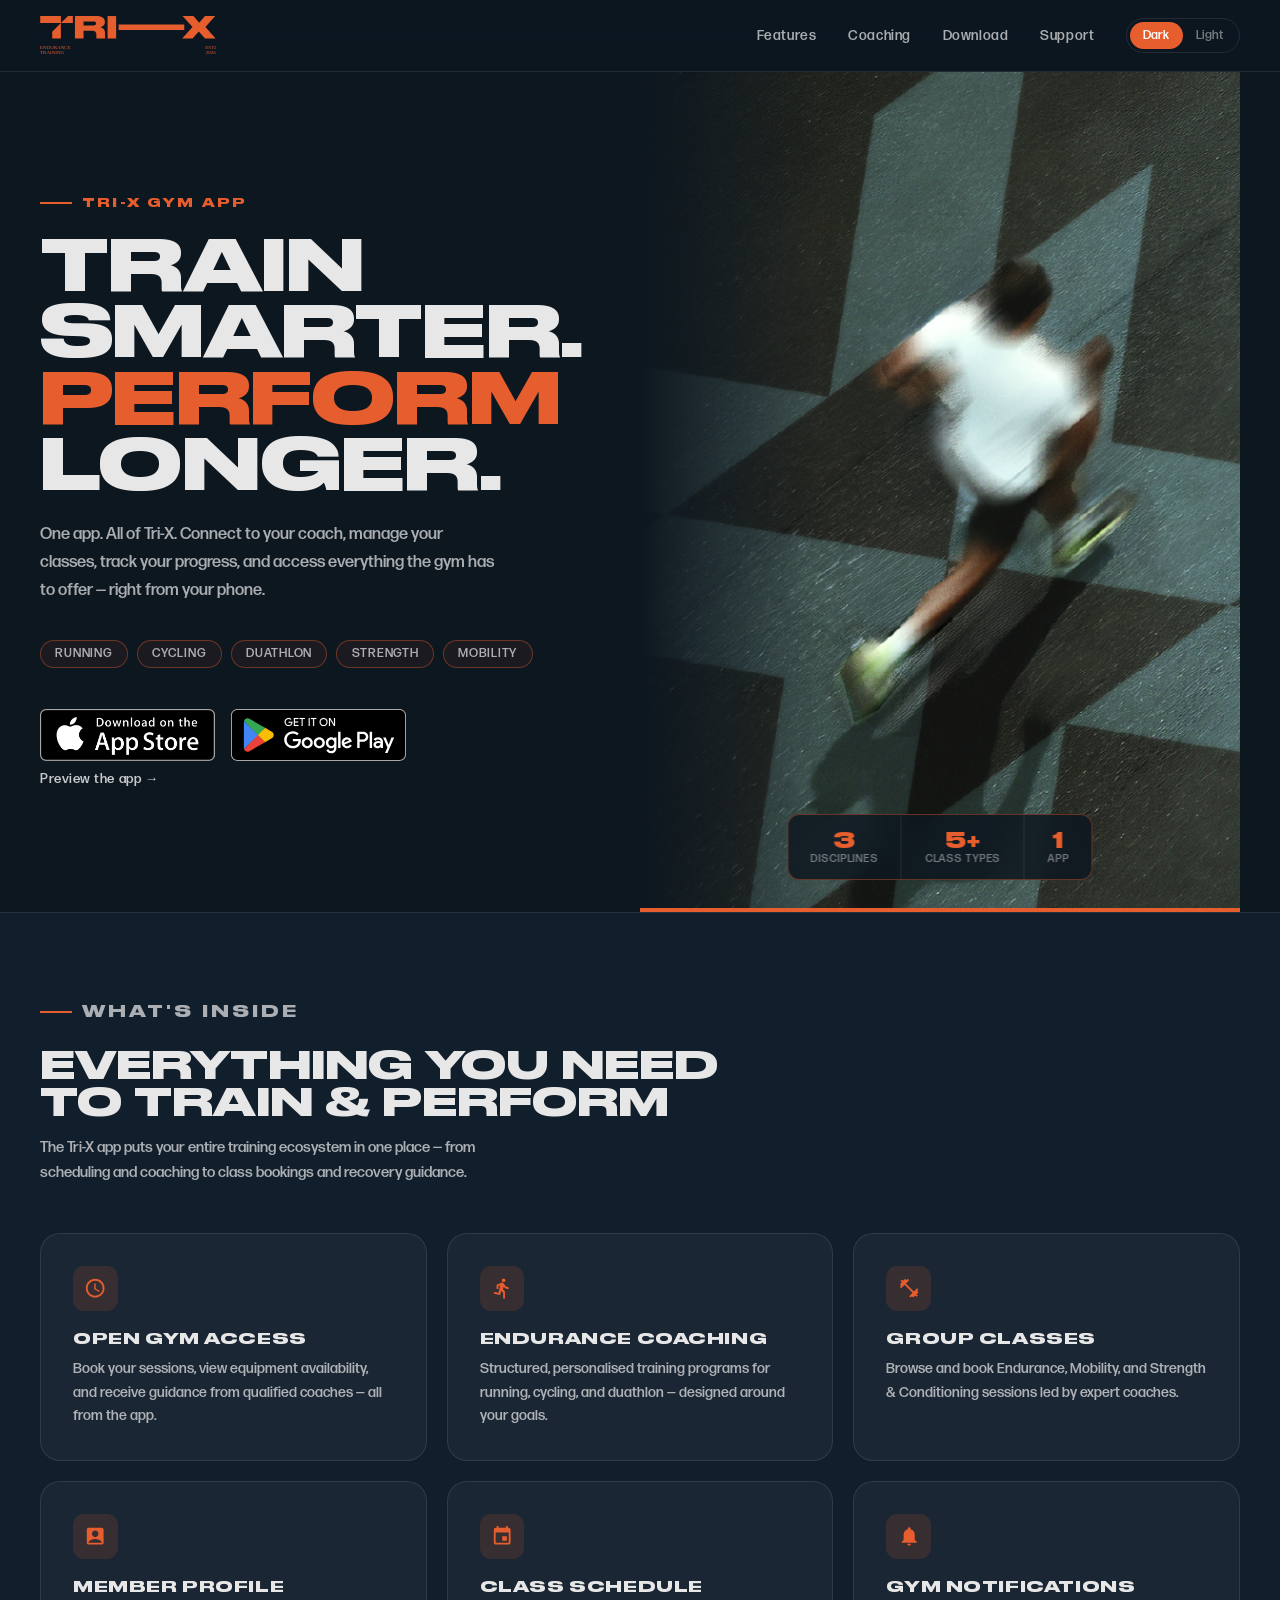
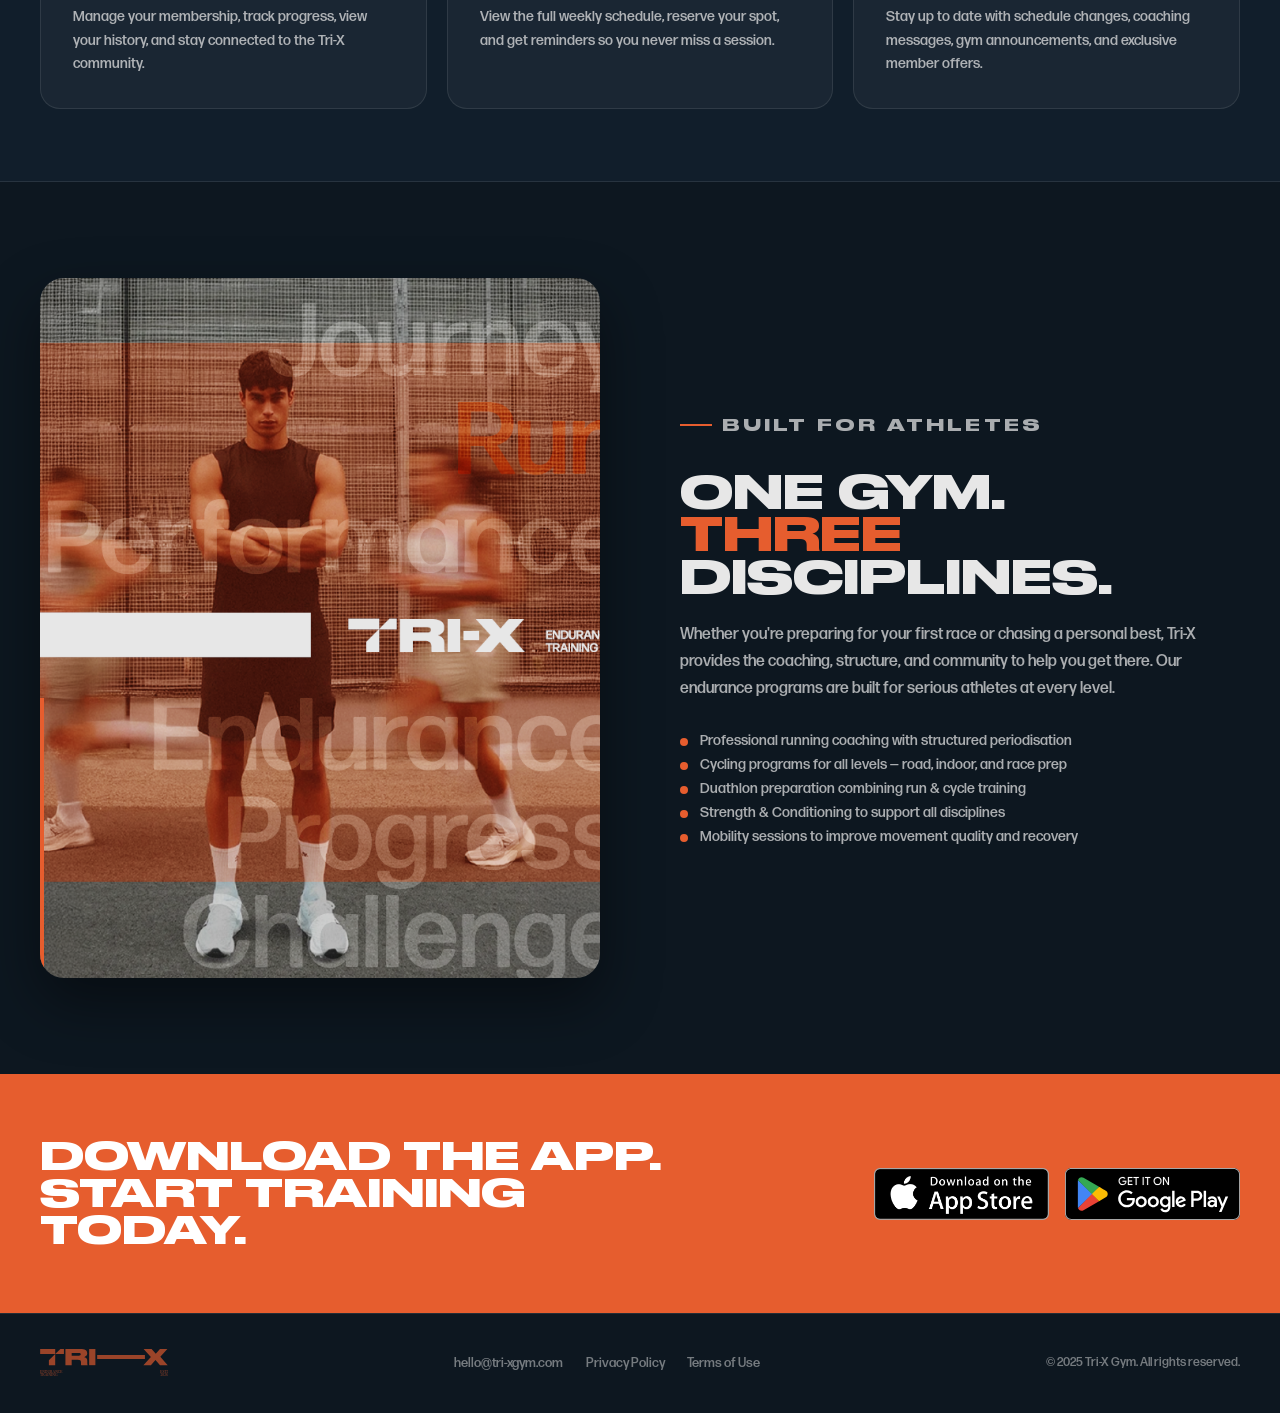
<file: index.html>
<!DOCTYPE html>
<html lang="en">
<head>
  <meta charset="UTF-8" />
  <meta name="viewport" content="width=device-width, initial-scale=1.0" />
  <title>Tri-X Gym — Train. Perform. Recover.</title>
  <meta name="description" content="Tri-X Gym is a modern fitness and endurance training facility offering coaching, group classes, and performance programs for all levels." />
  <link rel="preload" href="assets/fonts/DrukWideBold.ttf" as="font" type="font/ttf" crossorigin />
  <link rel="preload" href="assets/fonts/FormaDJRDeck-Medium.otf" as="font" type="font/otf" crossorigin />
  <link rel="stylesheet" href="styles.css" />
</head>
<body>

  <!-- ── HEADER ── -->
  <header class="site-header">
    <div class="wrap header-inner">
      <a href="#top" aria-label="Tri-X Gym home">
        <img class="brand-logo" src="assets/images/tri-x-logo.svg" alt="Tri-X Gym" />
      </a>
      <div class="header-right">
        <nav class="site-nav" aria-label="Primary">
          <a href="#features">Features</a>
          <a href="#performance">Coaching</a>
          <a href="#download">Download</a>
          <a href="#support">Support</a>
        </nav>
        <div class="theme-switch" aria-label="Toggle theme">
          <button class="theme-btn is-active" type="button" data-theme="dark">Dark</button>
          <button class="theme-btn" type="button" data-theme="light">Light</button>
        </div>
      </div>
    </div>
  </header>

  <main id="top">

    <!-- ── HERO ── -->
    <section class="hero wrap">
      <div class="hero-content">
        <p class="eyebrow">Tri-X Gym App</p>
        <h1>Train Smarter.<br /><em>Perform</em><br />Longer.</h1>
        <p class="hero-body">
          One app. All of Tri-X. Connect to your coach, manage your classes,
          track your progress, and access everything the gym has to offer —
          right from your phone.
        </p>

        <div class="tags">
          <span class="tag">Running</span>
          <span class="tag">Cycling</span>
          <span class="tag">Duathlon</span>
          <span class="tag">Strength</span>
          <span class="tag">Mobility</span>
        </div>

        <div class="store-row" id="download">
          <a class="store-badge-link" href="https://apps.apple.com/" target="_blank" rel="noreferrer" aria-label="Download on the App Store">
            <img class="store-badge-svg" src="assets/images/badge-app-store.webp" alt="Download on the App Store" />
          </a>

          <a class="store-badge-link" href="https://play.google.com/store" target="_blank" rel="noreferrer" aria-label="Get it on Google Play">
            <img class="store-badge-svg" src="assets/images/badge-google-play.svg" alt="Get it on Google Play" />
          </a>
        </div>
        <a class="demo-link" href="/app.html" target="_blank" rel="noreferrer">Preview the app →</a>
      </div>

      <div class="hero-image">
        <img src="assets/images/hero-runner.png" alt="Athlete training at Tri-X Gym" />
        <div class="hero-stats">
          <div class="stat">
            <span class="stat-num">3</span>
            <span class="stat-label">Disciplines</span>
          </div>
          <div class="stat">
            <span class="stat-num">5+</span>
            <span class="stat-label">Class Types</span>
          </div>
          <div class="stat">
            <span class="stat-num">1</span>
            <span class="stat-label">App</span>
          </div>
        </div>
      </div>
    </section>

    <!-- ── FEATURES ── -->
    <section class="features-band" id="features">
      <div class="wrap">
        <div class="section-header">
          <p class="eyebrow">What's Inside</p>
          <h2>Everything You Need<br />to Train & Perform</h2>
          <p>The Tri-X app puts your entire training ecosystem in one place — from scheduling and coaching to class bookings and recovery guidance.</p>
        </div>

        <div class="features-grid">
          <div class="feature-card">
            <div class="feature-icon">
              <svg viewBox="0 0 24 24" aria-hidden="true"><path d="M12 2C6.48 2 2 6.48 2 12s4.48 10 10 10 10-4.48 10-10S17.52 2 12 2zm0 18c-4.41 0-8-3.59-8-8s3.59-8 8-8 8 3.59 8 8-3.59 8-8 8zm.5-13H11v6l5.25 3.15.75-1.23-4.5-2.67V7z"/></svg>
            </div>
            <h3>Open Gym Access</h3>
            <p>Book your sessions, view equipment availability, and receive guidance from qualified coaches — all from the app.</p>
          </div>

          <div class="feature-card">
            <div class="feature-icon">
              <svg viewBox="0 0 24 24" aria-hidden="true"><path d="M13.49 5.48c1.1 0 2-.9 2-2s-.9-2-2-2-2 .9-2 2 .9 2 2 2zm-3.6 13.9l1-4.4 2.1 2v6h2v-7.5l-2.1-2 .6-3c1.3 1.5 3.3 2.5 5.5 2.5v-2c-1.9 0-3.5-1-4.3-2.4l-1-1.6c-.4-.6-1-1-1.7-1-.3 0-.5.1-.8.1l-5.2 2.2v4.7h2v-3.4l1.8-.7-1.6 8.1-4.9-1-.4 2 7 1.4z"/></svg>
            </div>
            <h3>Endurance Coaching</h3>
            <p>Structured, personalised training programs for running, cycling, and duathlon — designed around your goals.</p>
          </div>

          <div class="feature-card">
            <div class="feature-icon">
              <svg viewBox="0 0 24 24" aria-hidden="true"><path d="M20.57 14.86L22 13.43 20.57 12 17 15.57 8.43 7 12 3.43 10.57 2 9.14 3.43 7.71 2 5.57 4.14 4.14 2.71 2.71 4.14l1.43 1.43L2 7.71l1.43 1.43L2 10.57 3.43 12 7 8.43 15.57 17 12 20.57 13.43 22l1.43-1.43L16.29 22l2.14-2.14 1.43 1.43 1.43-1.43-1.43-1.43L22 16.29z"/></svg>
            </div>
            <h3>Group Classes</h3>
            <p>Browse and book Endurance, Mobility, and Strength & Conditioning sessions led by expert coaches.</p>
          </div>

          <div class="feature-card">
            <div class="feature-icon">
              <svg viewBox="0 0 24 24" aria-hidden="true"><path d="M19 3H5c-1.1 0-2 .9-2 2v14c0 1.1.9 2 2 2h14c1.1 0 2-.9 2-2V5c0-1.1-.9-2-2-2zm-7 3c1.93 0 3.5 1.57 3.5 3.5S13.93 13 12 13s-3.5-1.57-3.5-3.5S10.07 6 12 6zm7 13H5v-.23c0-.62.28-1.2.76-1.58C7.47 15.82 9.64 15 12 15s4.53.82 6.24 2.19c.48.38.76.97.76 1.58V19z"/></svg>
            </div>
            <h3>Member Profile</h3>
            <p>Manage your membership, track progress, view your history, and stay connected to the Tri-X community.</p>
          </div>

          <div class="feature-card">
            <div class="feature-icon">
              <svg viewBox="0 0 24 24" aria-hidden="true"><path d="M17 12h-5v5h5v-5zM16 1v2H8V1H6v2H5c-1.11 0-1.99.9-1.99 2L3 19c0 1.1.89 2 2 2h14c1.1 0 2-.9 2-2V5c0-1.1-.9-2-2-2h-1V1h-2zm3 18H5V8h14v11z"/></svg>
            </div>
            <h3>Class Schedule</h3>
            <p>View the full weekly schedule, reserve your spot, and get reminders so you never miss a session.</p>
          </div>

          <div class="feature-card">
            <div class="feature-icon">
              <svg viewBox="0 0 24 24" aria-hidden="true"><path d="M12 22c1.1 0 2-.9 2-2h-4c0 1.1.9 2 2 2zm6-6v-5c0-3.07-1.64-5.64-4.5-6.32V4c0-.83-.67-1.5-1.5-1.5s-1.5.67-1.5 1.5v.68C7.63 5.36 6 7.92 6 11v5l-2 2v1h16v-1l-2-2z"/></svg>
            </div>
            <h3>Gym Notifications</h3>
            <p>Stay up to date with schedule changes, coaching messages, gym announcements, and exclusive member offers.</p>
          </div>
        </div>
      </div>
    </section>

    <!-- ── PERFORMANCE ── -->
    <section id="performance">
      <div class="wrap performance">
        <div class="perf-image">
          <img src="assets/images/performance-poster.png" alt="Tri-X performance training" />
        </div>
        <div class="perf-content">
          <p class="eyebrow">Built for Athletes</p>
          <h2>One Gym.<br /><em>Three</em><br />Disciplines.</h2>
          <p>
            Whether you're preparing for your first race or chasing a personal
            best, Tri-X provides the coaching, structure, and community to help
            you get there. Our endurance programs are built for serious athletes
            at every level.
          </p>
          <ul class="discipline-list">
            <li>Professional running coaching with structured periodisation</li>
            <li>Cycling programs for all levels — road, indoor, and race prep</li>
            <li>Duathlon preparation combining run & cycle training</li>
            <li>Strength & Conditioning to support all disciplines</li>
            <li>Mobility sessions to improve movement quality and recovery</li>
          </ul>
        </div>
      </div>
    </section>

    <!-- ── CTA ── -->
    <section class="cta-banner">
      <div class="wrap cta-inner">
        <h2>Download the App.<br />Start Training Today.</h2>
        <div class="cta-store-row">
          <a class="store-badge-link" href="https://apps.apple.com/" target="_blank" rel="noreferrer" aria-label="Download on the App Store">
            <img class="store-badge-svg" src="assets/images/badge-app-store.webp" alt="Download on the App Store" />
          </a>
          <a class="store-badge-link" href="https://play.google.com/store" target="_blank" rel="noreferrer" aria-label="Get it on Google Play">
            <img class="store-badge-svg" src="assets/images/badge-google-play.svg" alt="Get it on Google Play" />
          </a>
        </div>
      </div>
    </section>

  </main>

  <!-- ── FOOTER ── -->
  <footer class="site-footer" id="support">
    <div class="wrap footer-inner">
      <img class="footer-logo" src="assets/images/tri-x-logo.svg" alt="Tri-X Gym" />
      <nav class="footer-links" aria-label="Footer">
        <a href="mailto:hello@tri-xgym.com">hello@tri-xgym.com</a>
        <a href="privacy.html">Privacy Policy</a>
        <a href="terms.html">Terms of Use</a>
      </nav>
      <p class="footer-copy">&copy; 2025 Tri-X Gym. All rights reserved.</p>
    </div>
  </footer>

  <script>
    const root = document.documentElement;
    const btns = document.querySelectorAll("[data-theme]");
    const stored = localStorage.getItem("trix-theme");
    const initial = stored || "dark";

    function setTheme(t) {
      root.setAttribute("data-theme", t);
      btns.forEach(b => b.classList.toggle("is-active", b.dataset.theme === t));
      localStorage.setItem("trix-theme", t);
    }

    setTheme(initial);
    btns.forEach(b => b.addEventListener("click", () => setTheme(b.dataset.theme)));
  </script>

</body>
</html>
</file>
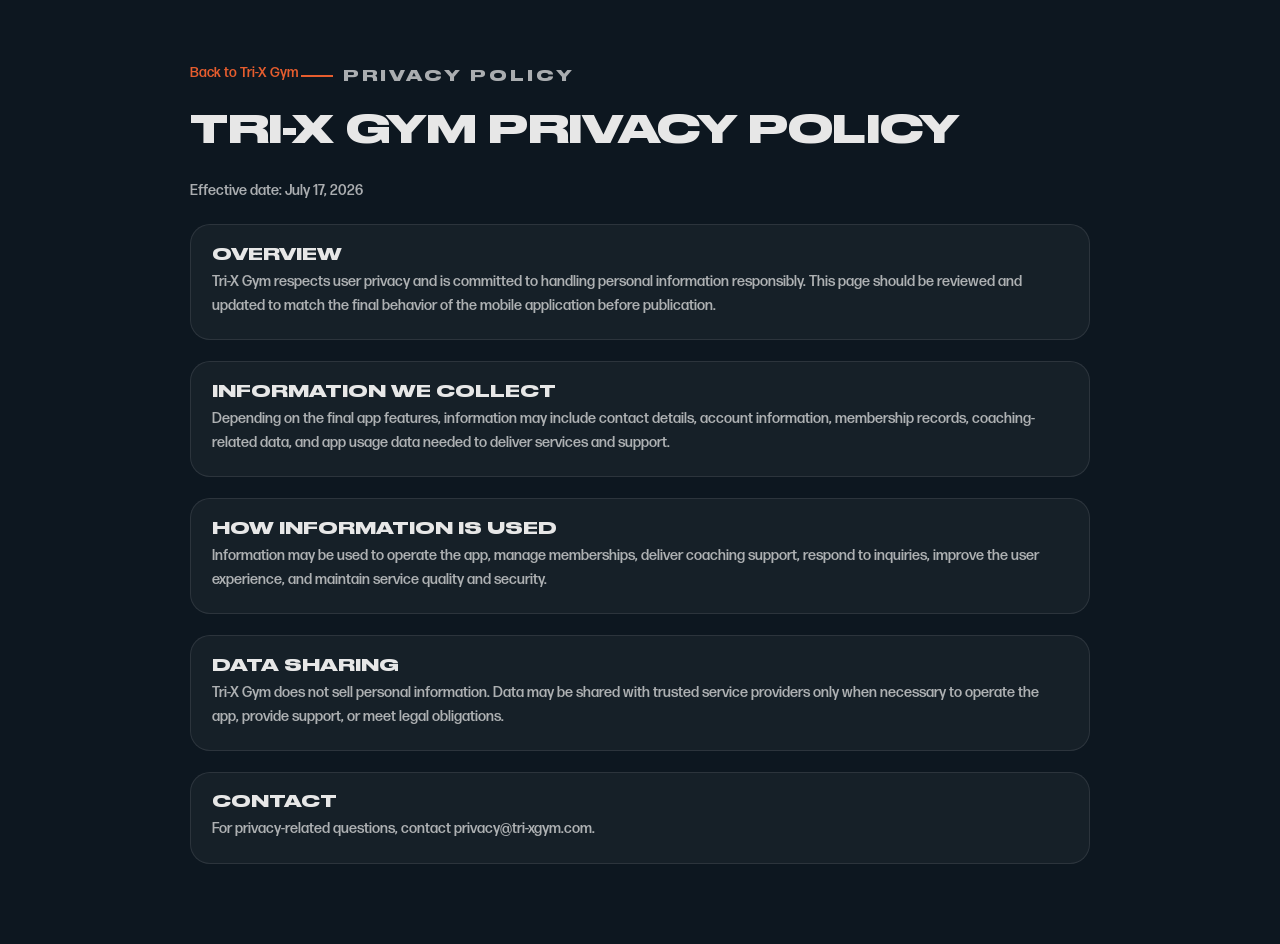
<file: privacy.html>
<!DOCTYPE html>
<html lang="en">
  <head>
    <meta charset="UTF-8" />
    <meta name="viewport" content="width=device-width, initial-scale=1.0" />
    <title>Tri-X Gym | Privacy Policy</title>
    <link rel="stylesheet" href="styles.css" />
  </head>
  <body class="policy-page">
    <main class="policy-wrap">
      <a class="back-link" href="index.html">Back to Tri-X Gym</a>
      <p class="eyebrow">Privacy Policy</p>
      <h1>Tri-X Gym Privacy Policy</h1>
      <p>Effective date: July 17, 2026</p>

      <section>
        <h2>Overview</h2>
        <p>
          Tri-X Gym respects user privacy and is committed to handling personal information
          responsibly. This page should be reviewed and updated to match the final behavior of the
          mobile application before publication.
        </p>
      </section>

      <section>
        <h2>Information We Collect</h2>
        <p>
          Depending on the final app features, information may include contact details, account
          information, membership records, coaching-related data, and app usage data needed to
          deliver services and support.
        </p>
      </section>

      <section>
        <h2>How Information Is Used</h2>
        <p>
          Information may be used to operate the app, manage memberships, deliver coaching support,
          respond to inquiries, improve the user experience, and maintain service quality and
          security.
        </p>
      </section>

      <section>
        <h2>Data Sharing</h2>
        <p>
          Tri-X Gym does not sell personal information. Data may be shared with trusted service
          providers only when necessary to operate the app, provide support, or meet legal
          obligations.
        </p>
      </section>

      <section>
        <h2>Contact</h2>
        <p>
          For privacy-related questions, contact
          <a href="mailto:privacy@tri-xgym.com">privacy@tri-xgym.com</a>.
        </p>
      </section>
    </main>
  </body>
</html>
</file>
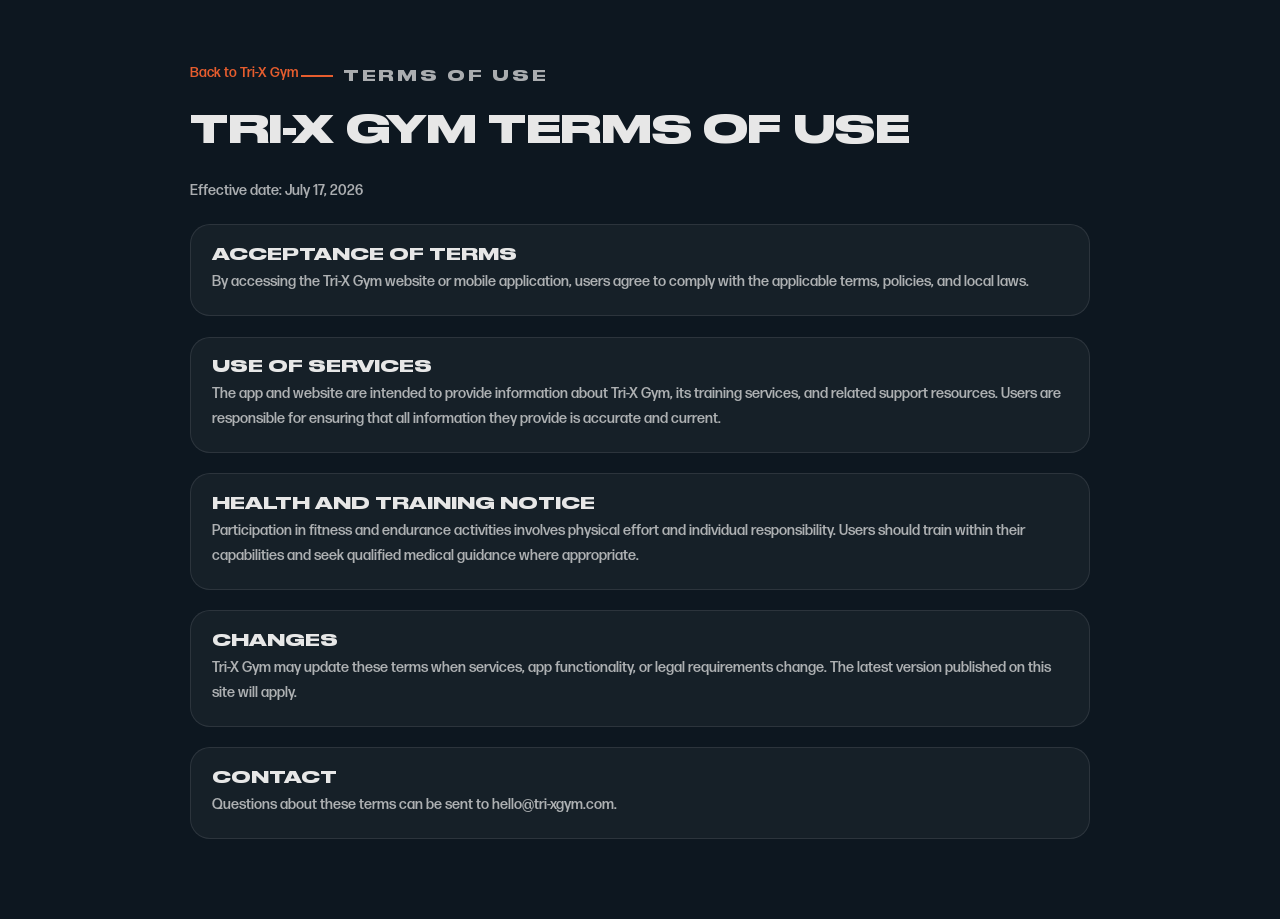
<file: terms.html>
<!DOCTYPE html>
<html lang="en">
  <head>
    <meta charset="UTF-8" />
    <meta name="viewport" content="width=device-width, initial-scale=1.0" />
    <title>Tri-X Gym | Terms of Use</title>
    <link rel="stylesheet" href="styles.css" />
  </head>
  <body class="policy-page">
    <main class="policy-wrap">
      <a class="back-link" href="index.html">Back to Tri-X Gym</a>
      <p class="eyebrow">Terms of Use</p>
      <h1>Tri-X Gym Terms of Use</h1>
      <p>Effective date: July 17, 2026</p>

      <section>
        <h2>Acceptance of Terms</h2>
        <p>
          By accessing the Tri-X Gym website or mobile application, users agree to comply with the
          applicable terms, policies, and local laws.
        </p>
      </section>

      <section>
        <h2>Use of Services</h2>
        <p>
          The app and website are intended to provide information about Tri-X Gym, its training
          services, and related support resources. Users are responsible for ensuring that all
          information they provide is accurate and current.
        </p>
      </section>

      <section>
        <h2>Health and Training Notice</h2>
        <p>
          Participation in fitness and endurance activities involves physical effort and individual
          responsibility. Users should train within their capabilities and seek qualified medical
          guidance where appropriate.
        </p>
      </section>

      <section>
        <h2>Changes</h2>
        <p>
          Tri-X Gym may update these terms when services, app functionality, or legal requirements
          change. The latest version published on this site will apply.
        </p>
      </section>

      <section>
        <h2>Contact</h2>
        <p>
          Questions about these terms can be sent to
          <a href="mailto:hello@tri-xgym.com">hello@tri-xgym.com</a>.
        </p>
      </section>
    </main>
  </body>
</html>
</file>
<file: styles.css>
/* ── Fonts ─────────────────────────────────────────── */
@font-face {
  font-family: "Druk Wide";
  src: url("assets/fonts/DrukWideBold.ttf") format("truetype");
  font-weight: 700;
  font-style: normal;
}

@font-face {
  font-family: "Forma DJR";
  src: url("assets/fonts/FormaDJRDeck-Medium.otf") format("opentype");
  font-weight: 500;
  font-style: normal;
}

/* ── Tokens ────────────────────────────────────────── */
:root {
  --charcoal:     #1d1d1d;
  --off-white:    #e7e7e7;
  --orange:       #e65d2e;
  --navy:         #1c324b;
  --gray:         #808080;
  --container:    1200px;

  /* dark theme (default) */
  --bg:           #0d1720;
  --bg-alt:       #111e2b;
  --text:         #e7e7e7;
  --text-soft:    rgba(231,231,231,.72);
  --text-muted:   rgba(231,231,231,.48);
  --border:       rgba(231,231,231,.10);
  --border-strong:rgba(230,93,46,.40);
  --card-bg:      rgba(255,255,255,.04);
  --card-hover:   rgba(230,93,46,.08);
  --overlay:      rgba(13,23,32,.85);
  --shadow-lg:    0 24px 60px rgba(0,0,0,.45);
  --shadow-sm:    0 6px 20px rgba(0,0,0,.30);
}

:root[data-theme="light"] {
  --bg:           #f4f1eb;
  --bg-alt:       #eae6dd;
  --text:         #1c324b;
  --text-soft:    rgba(28,50,75,.76);
  --text-muted:   rgba(28,50,75,.52);
  --border:       rgba(28,50,75,.12);
  --border-strong:rgba(230,93,46,.40);
  --card-bg:      rgba(255,255,255,.70);
  --card-hover:   rgba(230,93,46,.06);
  --overlay:      rgba(244,241,235,.88);
  --shadow-lg:    0 24px 60px rgba(28,50,75,.14);
  --shadow-sm:    0 6px 20px rgba(28,50,75,.10);
}

/* ── Reset ─────────────────────────────────────────── */
*, *::before, *::after { box-sizing: border-box; margin: 0; padding: 0; }
html { scroll-behavior: smooth; -webkit-font-smoothing: antialiased; }

body {
  font-family: "Forma DJR", "Segoe UI", sans-serif;
  background-color: var(--bg);
  color: var(--text);
  line-height: 1;
  overflow-x: hidden;
}

img { display: block; max-width: 100%; }
a   { color: inherit; text-decoration: none; }

/* ── Layout helpers ────────────────────────────────── */
.wrap {
  width: min(calc(100% - 2.5rem), var(--container));
  margin-inline: auto;
}

/* ── HEADER ────────────────────────────────────────── */
.site-header {
  position: sticky;
  top: 0;
  z-index: 100;
  background: rgba(13,23,32,.88);
  backdrop-filter: blur(14px);
  -webkit-backdrop-filter: blur(14px);
  border-bottom: 1px solid var(--border);
}

:root[data-theme="light"] .site-header {
  background: rgba(244,241,235,.88);
}

.header-inner {
  display: flex;
  align-items: center;
  justify-content: space-between;
  padding-block: 1rem;
}

.brand-logo {
  display: block;
  width: min(11rem, 38vw);
  height: auto;
}

.header-right {
  display: flex;
  align-items: center;
  gap: 2rem;
}

.site-nav {
  display: flex;
  gap: 2rem;
}

.site-nav a {
  font-size: .875rem;
  letter-spacing: .04em;
  color: var(--text-soft);
  transition: color 150ms;
}

.site-nav a:hover { color: var(--orange); }

.theme-switch {
  display: inline-flex;
  padding: .2rem;
  border: 1px solid var(--border);
  border-radius: 999px;
}

.theme-btn {
  border: 0;
  background: transparent;
  color: var(--text-muted);
  font-family: inherit;
  font-size: .78rem;
  padding: .38rem .82rem;
  border-radius: 999px;
  cursor: pointer;
  transition: background 150ms, color 150ms;
}

.theme-btn.is-active {
  background: var(--orange);
  color: #fff;
}

/* ── HERO ──────────────────────────────────────────── */
.hero {
  position: relative;
  min-height: calc(100svh - 60px);
  display: grid;
  grid-template-columns: 1fr 1fr;
  align-items: stretch;
  overflow: hidden;
}

/* left content column */
.hero-content {
  display: flex;
  flex-direction: column;
  justify-content: center;
  padding: 5rem 3rem 5rem 0;
  position: relative;
  z-index: 2;
}

.eyebrow {
  display: inline-flex;
  align-items: center;
  gap: .6rem;
  font-size: .72rem;
  font-family: "Druk Wide", Impact, sans-serif;
  letter-spacing: .2em;
  text-transform: uppercase;
  color: var(--orange);
  margin-bottom: 1.4rem;
}

.eyebrow::before {
  content: "";
  display: block;
  width: 2rem;
  height: 2px;
  background: var(--orange);
  flex-shrink: 0;
}

h1 {
  font-family: "Druk Wide", Impact, sans-serif;
  font-size: clamp(2.8rem, 5.5vw, 5.2rem);
  line-height: .94;
  text-transform: uppercase;
  letter-spacing: -.01em;
  color: var(--text);
  margin-bottom: 1.6rem;
}

h1 em {
  font-style: normal;
  color: var(--orange);
}

.hero-body {
  font-size: 1.05rem;
  line-height: 1.65;
  color: var(--text-soft);
  max-width: 46ch;
  margin-bottom: 2.2rem;
}

/* discipline tags */
.tags {
  display: flex;
  flex-wrap: wrap;
  gap: .55rem;
  margin-bottom: 2.6rem;
}

.tag {
  padding: .42rem .9rem;
  border: 1px solid var(--border-strong);
  border-radius: 999px;
  font-size: .78rem;
  letter-spacing: .06em;
  text-transform: uppercase;
  color: var(--text-soft);
  background: rgba(230,93,46,.06);
}

/* store buttons */
.store-row {
  display: flex;
  gap: 1rem;
  flex-wrap: wrap;
}

/* Official store badges */
.store-badge-link {
  display: inline-block;
  transition: transform 200ms, opacity 200ms;
}

.store-badge-link:hover {
  transform: translateY(-2px);
  opacity: .88;
}

.demo-link {
  display: inline-block;
  margin-top: .75rem;
  font-family: var(--font-body);
  font-size: .85rem;
  font-weight: 500;
  color: var(--accent);
  text-decoration: none;
  letter-spacing: .04em;
  opacity: .85;
  transition: opacity 180ms;
}
.demo-link:hover { opacity: 1; }

.store-badge-svg {
  display: block;
  height: 52px;
  width: auto;
}

.store-btn {
  display: inline-flex;
  align-items: center;
  gap: .9rem;
  padding: .9rem 1.4rem;
  border-radius: .9rem;
  border: 1px solid var(--border-strong);
  background: var(--card-bg);
  transition: background 200ms, border-color 200ms, transform 200ms;
  min-width: 11rem;
}

.store-btn:hover {
  background: rgba(230,93,46,.14);
  border-color: var(--orange);
  transform: translateY(-2px);
}

.store-btn svg {
  width: 1.5rem;
  height: 1.5rem;
  fill: var(--text);
  flex-shrink: 0;
}

.store-btn-text small {
  display: block;
  font-size: .67rem;
  color: var(--text-muted);
  letter-spacing: .04em;
  margin-bottom: .1rem;
}

.store-btn-text strong {
  display: block;
  font-family: "Druk Wide", Impact, sans-serif;
  font-size: .92rem;
  letter-spacing: .02em;
}

/* right image column */
.hero-image {
  position: relative;
  overflow: hidden;
}

.hero-image img {
  position: absolute;
  inset: 0;
  width: 100%;
  height: 100%;
  object-fit: cover;
  object-position: center top;
}

/* overlay gradient fading left edge of image into bg */
.hero-image::before {
  content: "";
  position: absolute;
  inset: 0;
  z-index: 1;
  background: linear-gradient(90deg, var(--bg) 0%, transparent 30%);
}

/* orange accent stripe */
.hero-image::after {
  content: "";
  position: absolute;
  bottom: 0;
  left: 0;
  right: 0;
  height: 4px;
  background: var(--orange);
  z-index: 2;
}

/* stat strip overlaid on image */
.hero-stats {
  position: absolute;
  bottom: 2rem;
  left: 50%;
  transform: translateX(-50%);
  z-index: 3;
  display: flex;
  gap: 1px;
  border-radius: .75rem;
  overflow: hidden;
  border: 1px solid var(--border-strong);
  backdrop-filter: blur(14px);
  -webkit-backdrop-filter: blur(14px);
  background: var(--overlay);
  white-space: nowrap;
}

.stat {
  padding: .9rem 1.4rem;
  text-align: center;
  border-right: 1px solid var(--border);
}

.stat:last-child { border-right: 0; }

.stat-num {
  font-family: "Druk Wide", Impact, sans-serif;
  font-size: 1.3rem;
  color: var(--orange);
  display: block;
}

.stat-label {
  font-size: .68rem;
  letter-spacing: .08em;
  text-transform: uppercase;
  color: var(--text-muted);
  display: block;
  margin-top: .2rem;
}

/* ── FEATURES BAND ─────────────────────────────────── */
.features-band {
  background: var(--bg-alt);
  border-top: 1px solid var(--border);
  border-bottom: 1px solid var(--border);
  padding-block: 4.5rem;
}

.section-header {
  margin-bottom: 3rem;
}

.section-header h2 {
  font-family: "Druk Wide", Impact, sans-serif;
  font-size: clamp(1.8rem, 3vw, 3rem);
  line-height: .96;
  text-transform: uppercase;
  color: var(--text);
}

.section-header p {
  margin-top: .9rem;
  font-size: .95rem;
  line-height: 1.65;
  color: var(--text-soft);
  max-width: 52ch;
}

.features-grid {
  display: grid;
  grid-template-columns: repeat(3, 1fr);
  gap: 1.25rem;
}

.feature-card {
  padding: 2rem;
  border: 1px solid var(--border);
  border-radius: 1.25rem;
  background: var(--card-bg);
  transition: border-color 200ms, background 200ms;
}

.feature-card:hover {
  border-color: var(--border-strong);
  background: var(--card-hover);
}

.feature-icon {
  width: 2.8rem;
  height: 2.8rem;
  border-radius: .7rem;
  background: rgba(230,93,46,.14);
  display: flex;
  align-items: center;
  justify-content: center;
  margin-bottom: 1.3rem;
}

.feature-icon svg {
  width: 1.4rem;
  height: 1.4rem;
  fill: var(--orange);
}

.feature-card h3 {
  font-family: "Druk Wide", Impact, sans-serif;
  font-size: .92rem;
  text-transform: uppercase;
  letter-spacing: .04em;
  color: var(--text);
  margin-bottom: .65rem;
}

.feature-card p {
  font-size: .9rem;
  line-height: 1.65;
  color: var(--text-soft);
}

/* ── PERFORMANCE SECTION ───────────────────────────── */
.performance {
  padding-block: 6rem;
  display: grid;
  grid-template-columns: 1fr 1fr;
  gap: 5rem;
  align-items: center;
}

.perf-image {
  border-radius: 1.5rem;
  overflow: hidden;
  aspect-ratio: 4/5;
  position: relative;
  box-shadow: var(--shadow-lg);
}

.perf-image img {
  width: 100%;
  height: 100%;
  object-fit: cover;
}

/* orange corner accent */
.perf-image::after {
  content: "";
  position: absolute;
  bottom: 0;
  left: 0;
  width: 4px;
  height: 40%;
  background: var(--orange);
  border-radius: 0 0 0 1.5rem;
}

.perf-content h2 {
  font-family: "Druk Wide", Impact, sans-serif;
  font-size: clamp(2rem, 3.5vw, 3.4rem);
  line-height: .95;
  text-transform: uppercase;
  margin-bottom: 1.4rem;
}

.perf-content h2 em {
  font-style: normal;
  color: var(--orange);
}

.perf-content p {
  font-size: 1rem;
  line-height: 1.7;
  color: var(--text-soft);
  margin-bottom: 2rem;
}

.discipline-list {
  list-style: none;
  display: flex;
  flex-direction: column;
  gap: .6rem;
}

.discipline-list li {
  display: flex;
  align-items: center;
  gap: .75rem;
  font-size: .9rem;
  color: var(--text-soft);
}

.discipline-list li::before {
  content: "";
  display: block;
  width: .5rem;
  height: .5rem;
  border-radius: 50%;
  background: var(--orange);
  flex-shrink: 0;
}

/* ── CTA BANNER ────────────────────────────────────── */
.cta-banner {
  background: var(--orange);
  padding-block: 4rem;
}

.cta-inner {
  display: flex;
  align-items: center;
  justify-content: space-between;
  gap: 2rem;
  flex-wrap: wrap;
}

.cta-banner h2 {
  font-family: "Druk Wide", Impact, sans-serif;
  font-size: clamp(1.8rem, 3vw, 3rem);
  line-height: .96;
  text-transform: uppercase;
  color: #fff;
  max-width: 16ch;
}

.cta-store-row {
  display: flex;
  gap: 1rem;
  flex-wrap: wrap;
}

.cta-btn {
  display: inline-flex;
  align-items: center;
  gap: .9rem;
  padding: .9rem 1.5rem;
  border-radius: .9rem;
  border: 2px solid rgba(255,255,255,.40);
  background: rgba(255,255,255,.12);
  transition: background 200ms, border-color 200ms;
  color: #fff;
  min-width: 11rem;
}

.cta-btn:hover {
  background: rgba(255,255,255,.22);
  border-color: #fff;
}

.cta-btn svg { width: 1.5rem; height: 1.5rem; fill: #fff; }
.cta-btn small { display: block; font-size: .66rem; color: rgba(255,255,255,.75); letter-spacing: .04em; }
.cta-btn strong {
  display: block;
  font-family: "Druk Wide", Impact, sans-serif;
  font-size: .9rem;
}

/* ── FOOTER ────────────────────────────────────────── */
.site-footer {
  border-top: 1px solid var(--border);
  padding-block: 2.2rem;
}

.footer-inner {
  display: flex;
  align-items: center;
  justify-content: space-between;
  gap: 1.5rem;
  flex-wrap: wrap;
}

.footer-logo {
  display: block;
  width: 8rem;
  height: auto;
  opacity: .65;
}

.footer-links {
  display: flex;
  flex-wrap: wrap;
  gap: 1.4rem;
}

.footer-links a {
  font-size: .83rem;
  color: var(--text-muted);
  transition: color 150ms;
}

.footer-links a:hover { color: var(--orange); }

.footer-copy {
  font-size: .78rem;
  color: var(--text-muted);
  text-align: right;
}

/* ── Policy pages ──────────────────────────────────── */
.policy-page { background-color: var(--bg); }

.policy-wrap {
  width: min(calc(100% - 2.5rem), 900px);
  margin-inline: auto;
  padding: 4rem 0 5rem;
}

.policy-wrap h1 { font-family: "Druk Wide", Impact, sans-serif; font-size: clamp(1.8rem, 3vw, 3rem); text-transform: uppercase; margin-bottom: 2rem; }
.policy-wrap section { margin-top: 1.3rem; padding: 1.3rem; border-radius: 1.25rem; border: 1px solid var(--border); background: var(--card-bg); }
.policy-wrap h2 { font-family: "Druk Wide", Impact, sans-serif; font-size: 1rem; text-transform: uppercase; margin-bottom: .5rem; }
.policy-wrap p { color: var(--text-soft); line-height: 1.65; font-size: .92rem; }
.back-link { display: inline-flex; align-items: center; gap: .4rem; margin-bottom: 1.4rem; color: var(--orange); font-size: .88rem; }

/* ── Responsive ────────────────────────────────────── */
@media (max-width: 1024px) {
  .hero { grid-template-columns: 1fr; min-height: auto; }
  .hero-content { padding: 4rem 0 2rem; }
  .hero-image { min-height: 55vw; }
  .hero-image::before { background: linear-gradient(180deg, var(--bg) 0%, transparent 20%); }
  .hero-stats { position: relative; bottom: auto; left: auto; transform: none; margin: 1.5rem 0; border-radius: .75rem; }

  .performance { grid-template-columns: 1fr; gap: 2.5rem; }
  .perf-image { aspect-ratio: 16/9; }
}

@media (max-width: 768px) {
  .features-grid { grid-template-columns: 1fr; }
  .site-nav { display: none; }
  .cta-inner { flex-direction: column; align-items: flex-start; }
  .footer-inner { flex-direction: column; align-items: flex-start; }
  .footer-copy { text-align: left; }
}

@media (max-width: 560px) {
  h1 { font-size: clamp(2.4rem, 10vw, 3.4rem); }
  .hero-stats { flex-wrap: wrap; }
  .store-row, .cta-store-row { flex-direction: column; }
  .store-btn, .cta-btn { width: 100%; }
}
</file>
